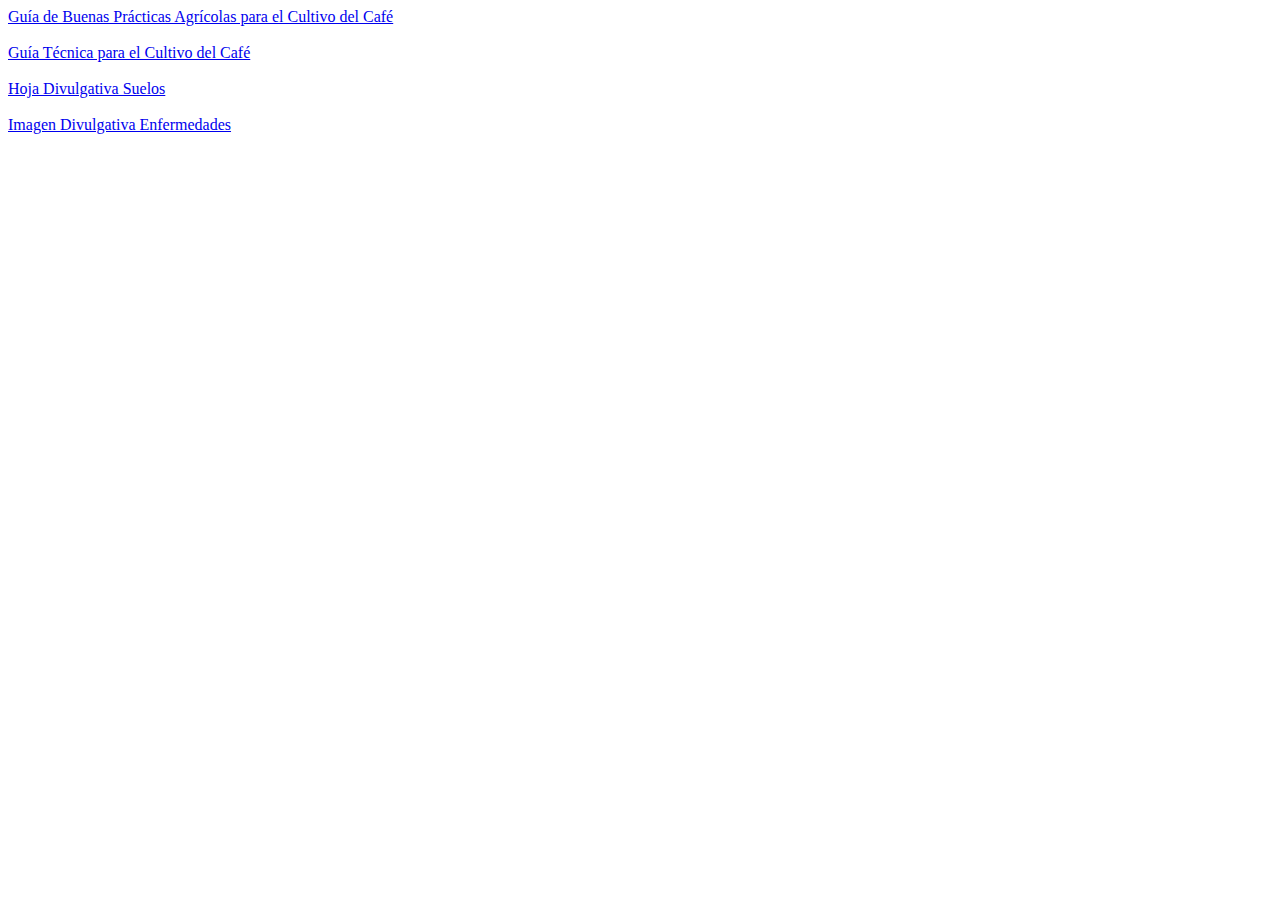
<file: index.html>
<!DOCTYPE html>
<html lang="en">
<head>
    <meta charset="UTF-8">
    <meta name="viewport" content="width=device-width, initial-scale=1.0">
    <title>Document</title>
</head>
<body>
    <a href="docs/GuiaBPAs.pdf">Guía de Buenas Prácticas Agrícolas para el Cultivo del Café</a>
    <br><br>
    <a href="docs/GuiaTecnica2020.pdf">Guía Técnica para el Cultivo del Café</a>
    <br><br>
    <a href="suelos.html">Hoja Divulgativa Suelos</a>  
    <br><br>
    <a href="enfermedades.html">Imagen Divulgativa Enfermedades</a>  
</body>
</html>
</file>
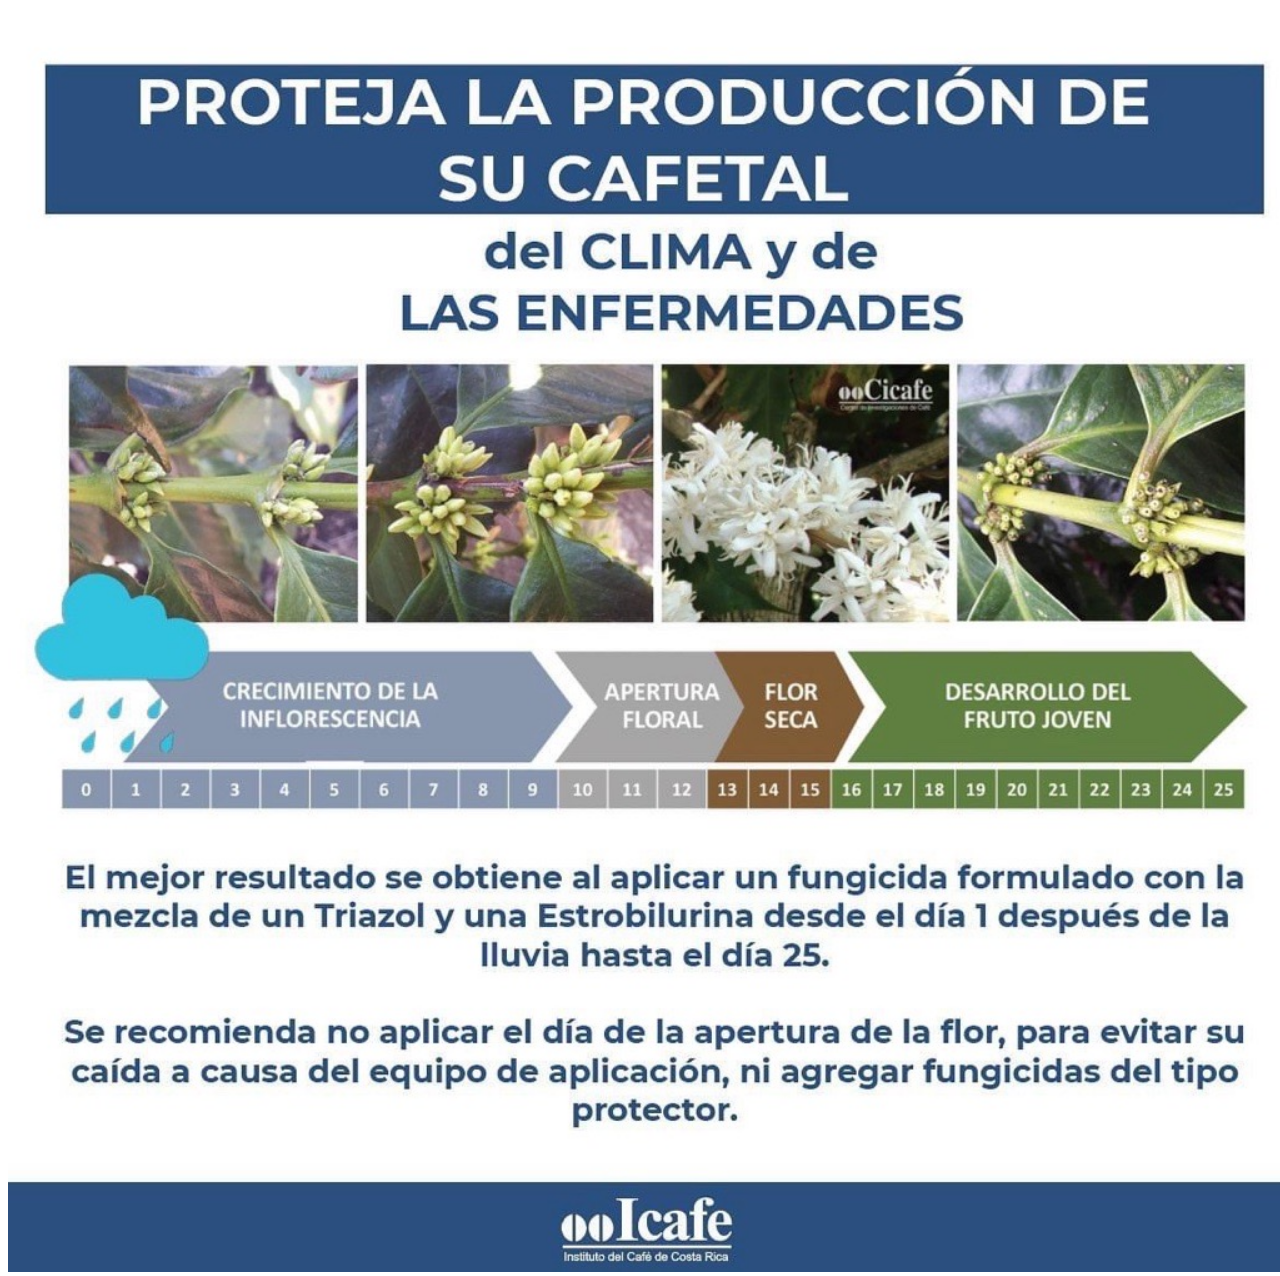
<file: enfermedades.html>
<!DOCTYPE html>
<html lang="en">
<head>
    <link rel="stylesheet" href="styles.css">
    <meta charset="UTF-8">
    <meta name="viewport" content="width=device-width, initial-scale=1.0">
    <title>Guía de Buenas Prácticas Agrícolas para el Cultuvo del Café</title>
</head>
<body>
    <object class="imagenes" data="docs/Enfermedades.png" type="image/png"></object>
</body>
</html>
</file>
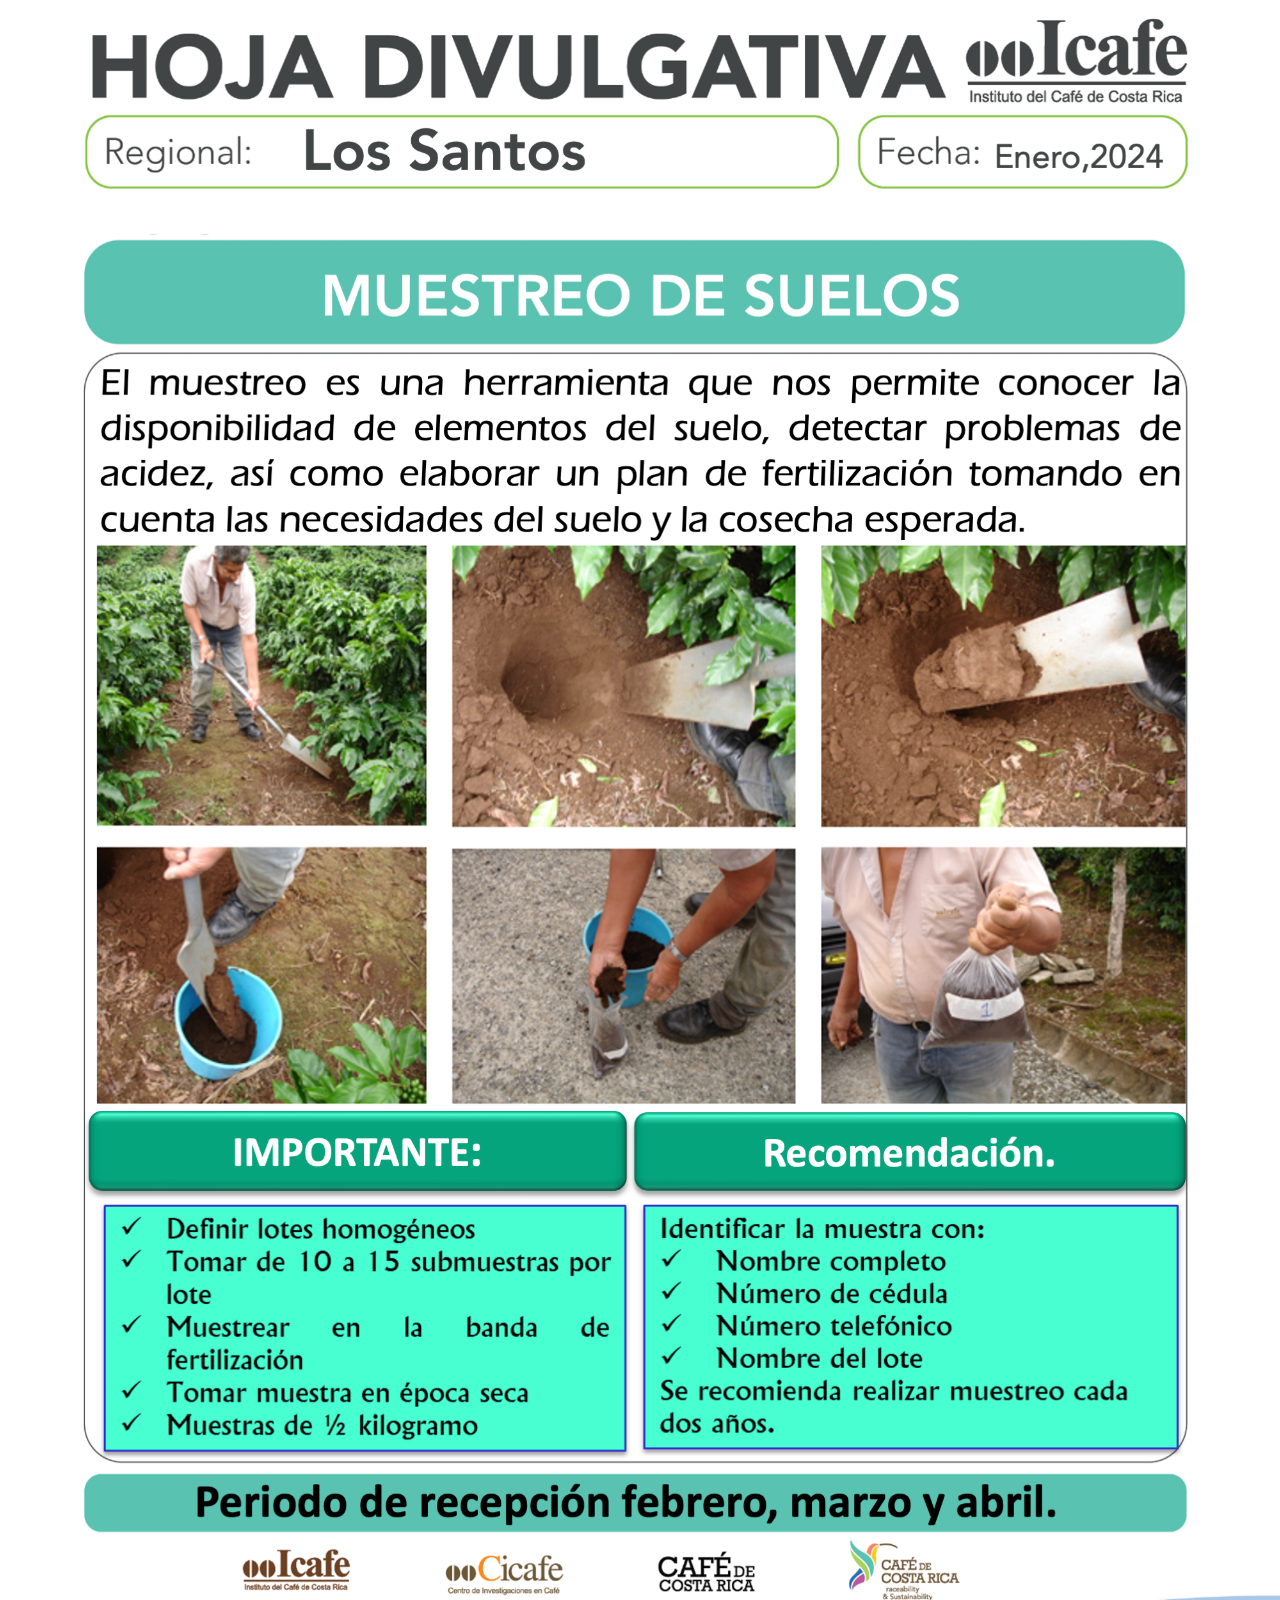
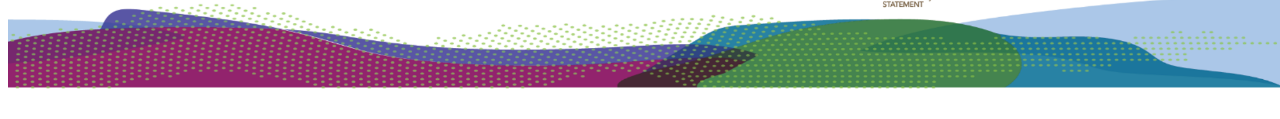
<file: suelos.html>
<!DOCTYPE html>
<html lang="en">
<head>
    <link rel="stylesheet" href="styles.css">
    <meta charset="UTF-8">
    <meta name="viewport" content="width=device-width, initial-scale=1.0">
    <title>Hoja Divulgativa Suelos</title>
</head>
<body>
    <object class="imagenes" data="docs/HojaDivulgativa2024Suelo.png" type="image/png"></object>
</body>
</html>
</file>
<file: styles.css>
body, html {
    width: 100%;
    height: 100%;
}

object, embed {
    width: 100% !important;
    height: inherit !important;
}

.imagenes {
    width: 100% !important;
    height: auto !important;
}
</file>
